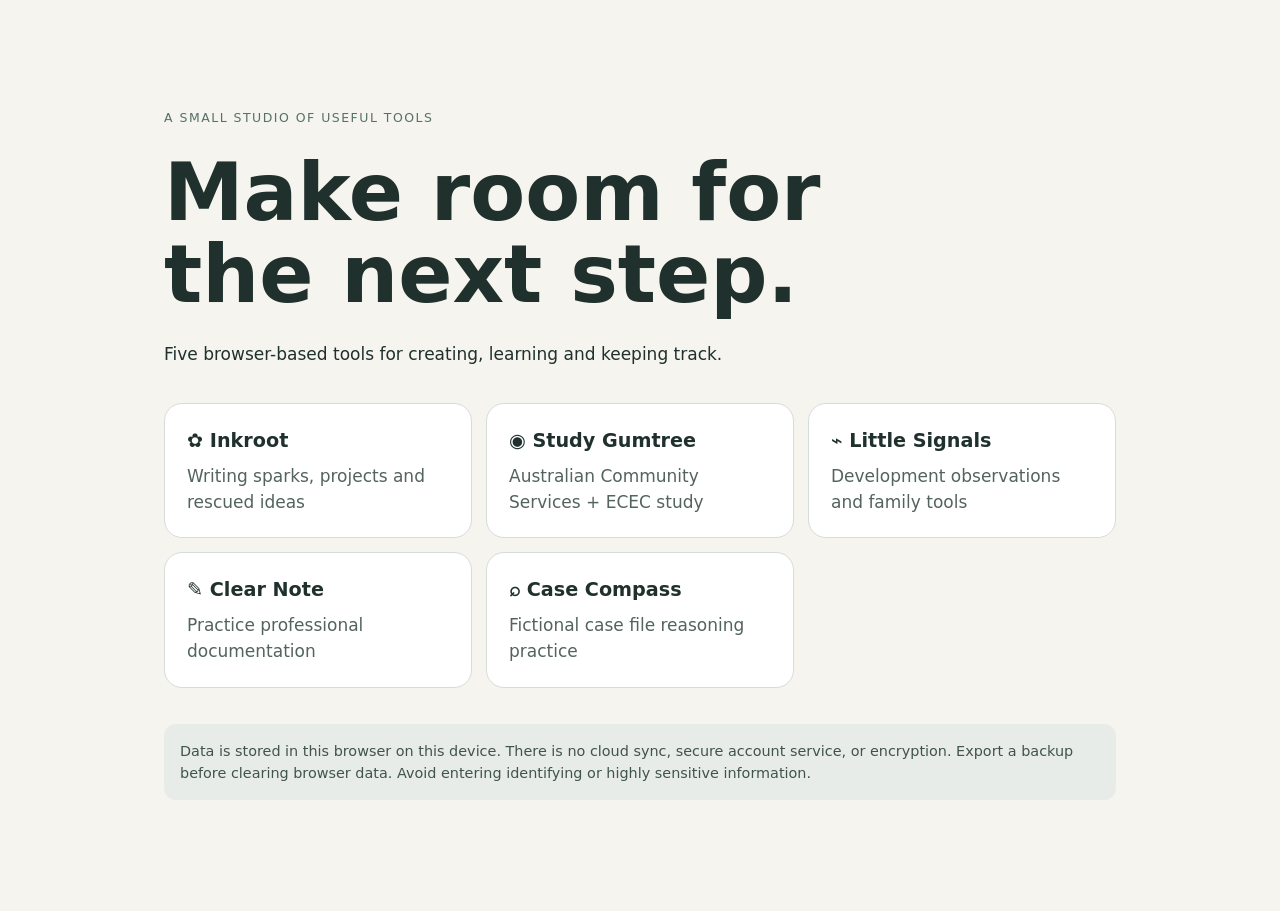
<file: index.html>
<!doctype html><html lang="en-AU"><meta charset="utf-8"><meta name="viewport" content="width=device-width,initial-scale=1"><meta name="theme-color" content="#183c38"><title>Small Steps Studio</title><link rel="stylesheet" href="shared.css"><main class="hub"><p class="eyebrow">A small studio of useful tools</p><h1>Make room for the next step.</h1><p>Five browser-based tools for creating, learning and keeping track.</p><section class="cards"><a href="inkroot/"><b>✿ Inkroot</b><span>Writing sparks, projects and rescued ideas</span></a><a href="study-gumtree/"><b>◉ Study Gumtree</b><span>Australian Community Services + ECEC study</span></a><a href="little-signals/"><b>⌁ Little Signals</b><span>Development observations and family tools</span></a><a href="clear-note/"><b>✎ Clear Note</b><span>Practice professional documentation</span></a><a href="case-compass/"><b>⌕ Case Compass</b><span>Fictional case file reasoning practice</span></a></section><p class="privacy">Data is stored in this browser on this device. There is no cloud sync, secure account service, or encryption. Export a backup before clearing browser data. Avoid entering identifying or highly sensitive information.</p></main></html>
</file>
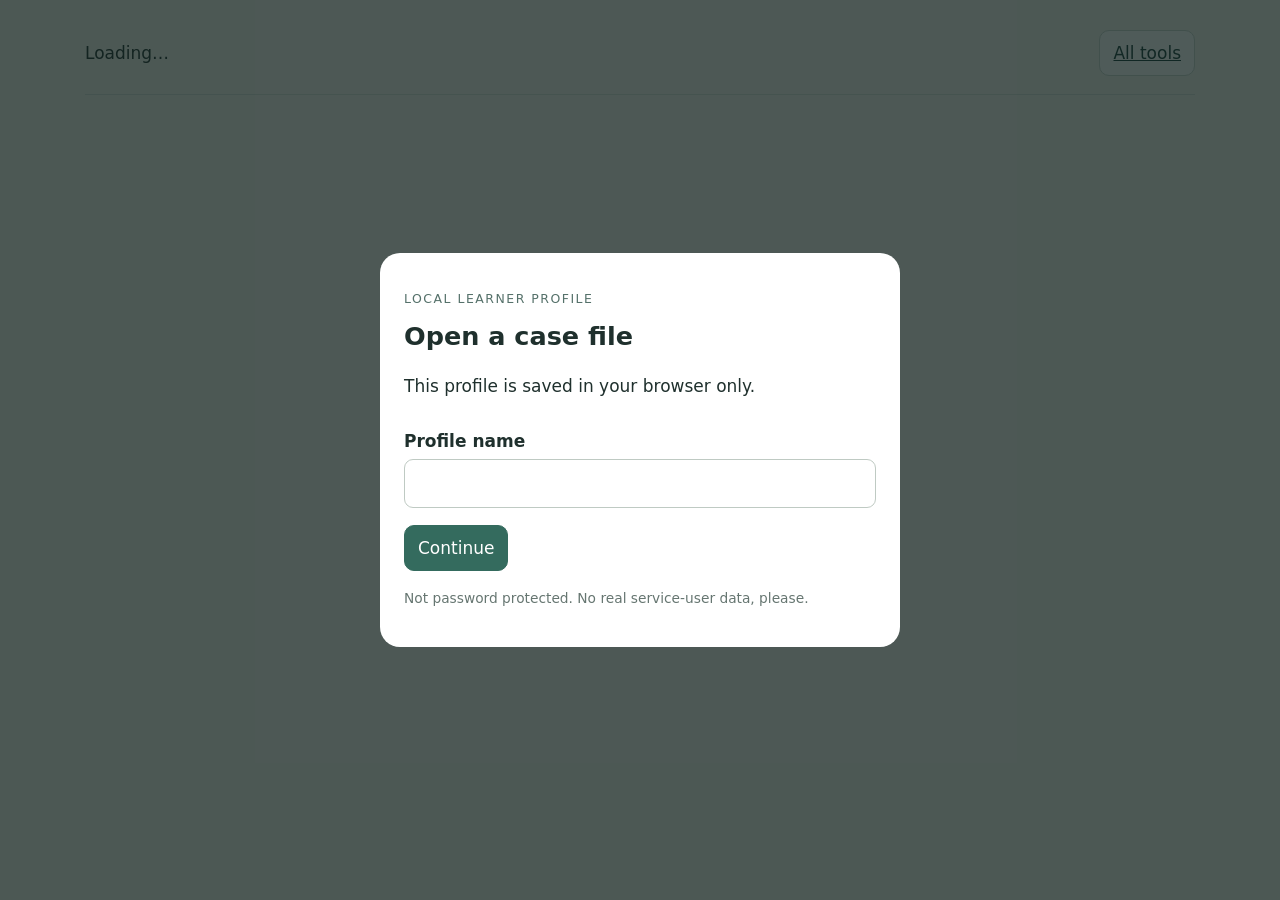
<file: case-compass/index.html>
<!doctype html><html lang="en-AU"><head><meta charset="utf-8"><meta name="viewport" content="width=device-width,initial-scale=1"><link rel="manifest" href="manifest.json"><link rel="stylesheet" href="../app.css"><title>Case Compass — Fictional case practice</title><script>window.APP={name:'Case Compass',tag:'Reason carefully, centre the person',icon:'⌕',color:'#a24f45',wash:'#f8e7e2',type:'case',tabs:['Home','Cases','Practice','Progress','Settings'],intro:'Work through fictional case files by separating what is known from assumptions, gaps and next questions.',notice:'Fictional training content only. The exercise does not determine risk or replace service procedures, supervision or timely escalation. Respect autonomy and trauma-informed practice.',formTitle:'Case file reflection',formHint:'There may be contradictions and missing details. Do not try to decide who is right.',fields:[{id:'topic',label:'Case notes / fictional file material',wide:true,area:true},{id:'details',label:'Difficulty',options:['Getting started','Steady','Stretch']}],saveLabel:'Review reflection and save',libraryIntro:'Fictional case practice and saved reflections.',caseText:'Fictional file: Sam requested a call after 3 pm. A message says “no answer” at 11 am. A referral says Sam prefers text. A handover reports a missed appointment but gives no date. A safety plan is noted as “to follow up”; no completion date appears.',pages:{Cases:'Files can include intake notes, messages, referrals, timelines, mismatched accounts, irrelevant detail and deliberate gaps. All people are fictional.',Practice:'Retry a file after reviewing which points came from the record and which were assumptions.',Progress:'Saved reflections help you review your practice. Immediate concern flags are prompts to follow workplace process, not risk ratings.'}};</script><script defer src="../app.js"></script></head><body><div class="layout"><header class="top"><a class="brand" id="brand" href="../">Loading…</a><div class="actions"><span id="who" class="muted"></span><a class="button" href="../">All tools</a></div></header><main id="app" hidden><div class="grid"><nav class="side" id="nav" aria-label="Main navigation"></nav><div><h2 id="title"></h2><div id="content"></div></div></div></main></div><div id="gate" class="modal"><section class="modalbox"><p class="tag">Local learner profile</p><h2>Open a case file</h2><p>This profile is saved in your browser only.</p><div class="inline" id="profile-list"></div><label for="profile-name">Profile name</label><input id="profile-name" autocomplete="nickname"><p><button id="make-profile" class="primary">Continue</button></p><p class="small muted">Not password protected. No real service-user data, please.</p></section></div></body></html>
</file>
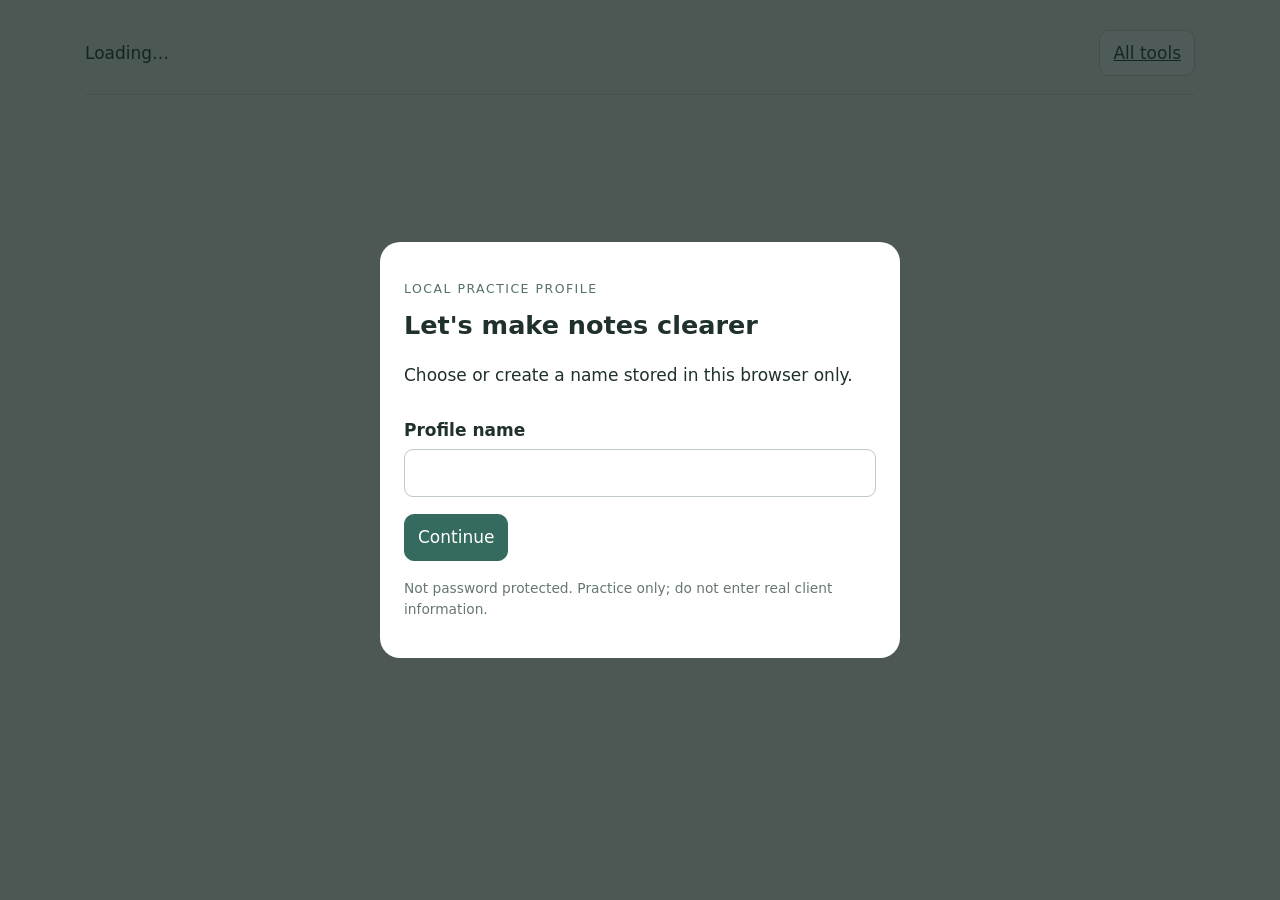
<file: clear-note/index.html>
<!doctype html><html lang="en-AU"><head><meta charset="utf-8"><meta name="viewport" content="width=device-width,initial-scale=1"><link rel="manifest" href="manifest.json"><link rel="stylesheet" href="../app.css"><title>Clear Note — Documentation practice</title><script>window.APP={name:'Clear Note',tag:'Practice, reflect, rewrite',icon:'✎',color:'#6d538e',wash:'#eee8f5',type:'document',tabs:['Home','Practice','Cases','Progress','Settings'],intro:'Build confidence writing clear, respectful professional documentation in fictional practice scenarios.',notice:'Fictional learning scenarios only. Feedback is a practice checklist, not supervision, policy or legal advice. Never paste real client or child information.',formTitle:'Rewrite a practice case note',formHint:'Use neutral, observable language. Include a direct quote only when supplied by the scenario.',fields:[{id:'topic',label:'Your draft response',wide:true,area:true},{id:'details',label:'Mode',options:['ECEC observation','Incident note','Community Services case note','Client disclosure','Handover / referral']}],saveLabel:'Review and save attempt',libraryIntro:'Choose a fictional scenario or review saved attempts.',caseText:'An educator sees Arlo holding his ears during a noisy group activity. He steps to the doorway. The educator asks whether he wants the quieter reading corner. Arlo nods. No injury is observed.',pages:{Practice:'Try the same scene again. Compare attempts and look for facts, attribution, missing context and tone.',Cases:'Practice modes include ECEC observation, incident, community services note, disclosure and handover. Scenarios use fictional names.',Progress:'Review saved attempts to notice patterns. Feedback is a starter checklist and may miss context.'}};</script><script defer src="../app.js"></script></head><body><div class="layout"><header class="top"><a class="brand" id="brand" href="../">Loading…</a><div class="actions"><span id="who" class="muted"></span><a class="button" href="../">All tools</a></div></header><main id="app" hidden><div class="grid"><nav class="side" id="nav" aria-label="Main navigation"></nav><div><h2 id="title"></h2><div id="content"></div></div></div></main></div><div id="gate" class="modal"><section class="modalbox"><p class="tag">Local practice profile</p><h2>Let's make notes clearer</h2><p>Choose or create a name stored in this browser only.</p><div class="inline" id="profile-list"></div><label for="profile-name">Profile name</label><input id="profile-name" autocomplete="nickname"><p><button id="make-profile" class="primary">Continue</button></p><p class="small muted">Not password protected. Practice only; do not enter real client information.</p></section></div></body></html>
</file>
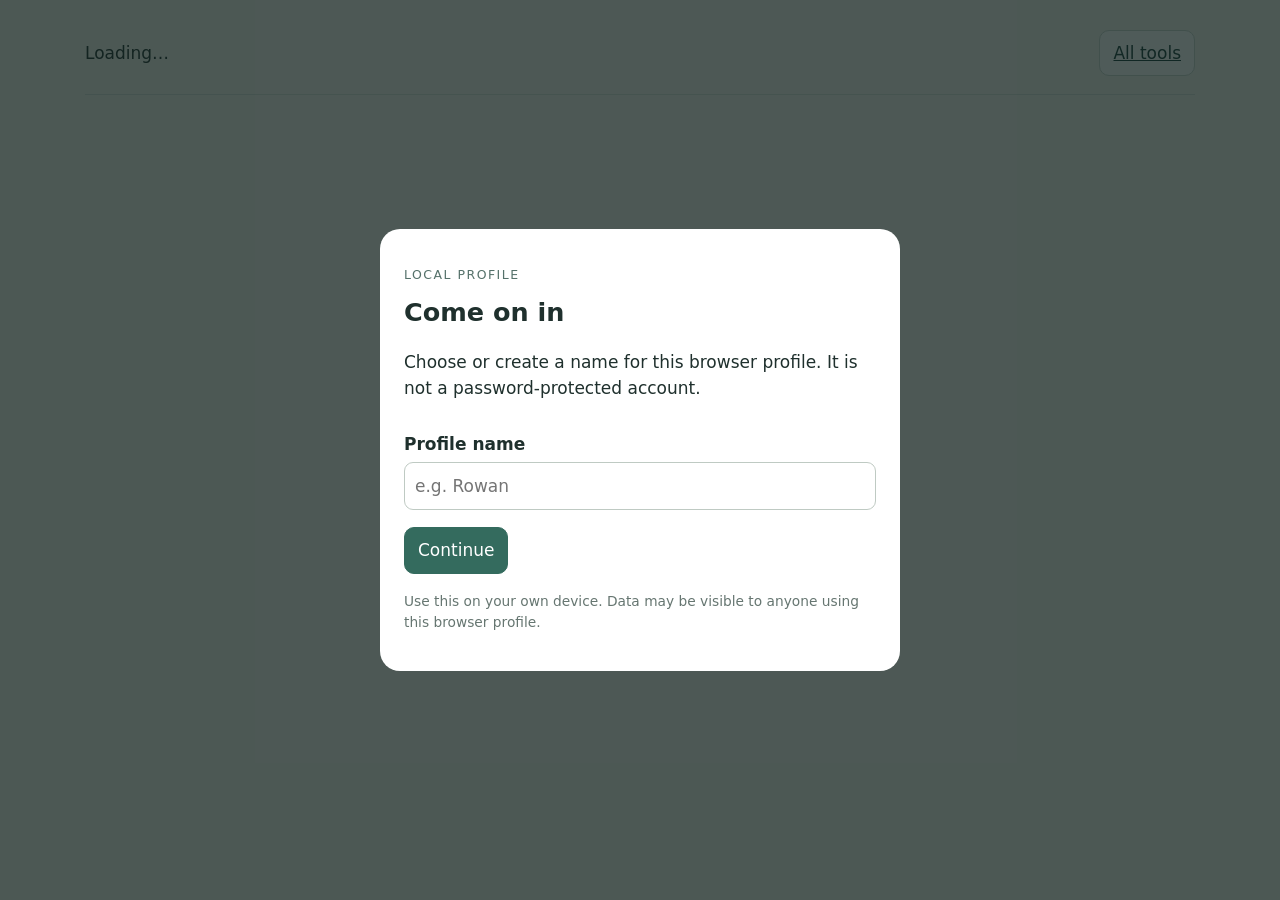
<file: inkroot/index.html>
<!doctype html><html lang="en-AU"><head><meta charset="utf-8"><meta name="viewport" content="width=device-width,initial-scale=1"><meta name="theme-color" content="#346b5e"><link rel="manifest" href="manifest.json"><link rel="stylesheet" href="../app.css"><title>Inkroot — Writing garden</title><script>window.APP={name:'Inkroot',tag:'A writing garden',icon:'✿',color:'#346b5e',wash:'#e5f0e9',type:'write',tabs:['Home','Create','Projects','Ideas','Library','Settings'],intro:'Shape a spark into a branch, prompt or project. Save fragments you may want to return to.',notice:'Local browser storage only. No AI service is connected: prompt directions are generated from your own text and built-in writing cues.',formTitle:'Metaphor forge + creative rage prompts',formHint:'Add what you know; prompts will echo those details. Try an image or emotion as the topic.',fields:[{id:'topic',label:'Topic, event or starting concept'},{id:'mood',label:'Emotion, tone or genre'},{id:'details',label:'Known details / sensory anchors',wide:true,area:true}],saveLabel:'Generate and save prompt',libraryIntro:'Projects, prompts and rescued ideas saved on this device.',pages:{Ideas:'Your idea graveyard: keep a fragment here until it is ready to be resurrected into a project.',Library:'Search saved lines, hooks, titles, metaphors and fragments. Each prompt is editable by saving a revised version.',Projects:'Create a named writing project and hold onto its starting spark.'}};</script><script defer src="../app.js"></script></head><body><div class="layout"><header class="top"><a class="brand" id="brand" href="../">Loading…</a><div class="actions"><span id="who" class="muted"></span><a class="button" href="../">All tools</a></div></header><main id="app" hidden><div class="grid"><nav class="side" id="nav" aria-label="Main navigation"></nav><div><h2 id="title"></h2><div id="content"></div></div></div></main></div><div id="gate" class="modal"><section class="modalbox"><p class="tag">Local profile</p><h2>Come on in</h2><p>Choose or create a name for this browser profile. It is not a password-protected account.</p><div class="inline" id="profile-list"></div><label for="profile-name">Profile name</label><input id="profile-name" autocomplete="nickname" placeholder="e.g. Rowan"><p><button id="make-profile" class="primary">Continue</button></p><p class="small muted">Use this on your own device. Data may be visible to anyone using this browser profile.</p></section></div></body></html>
</file>
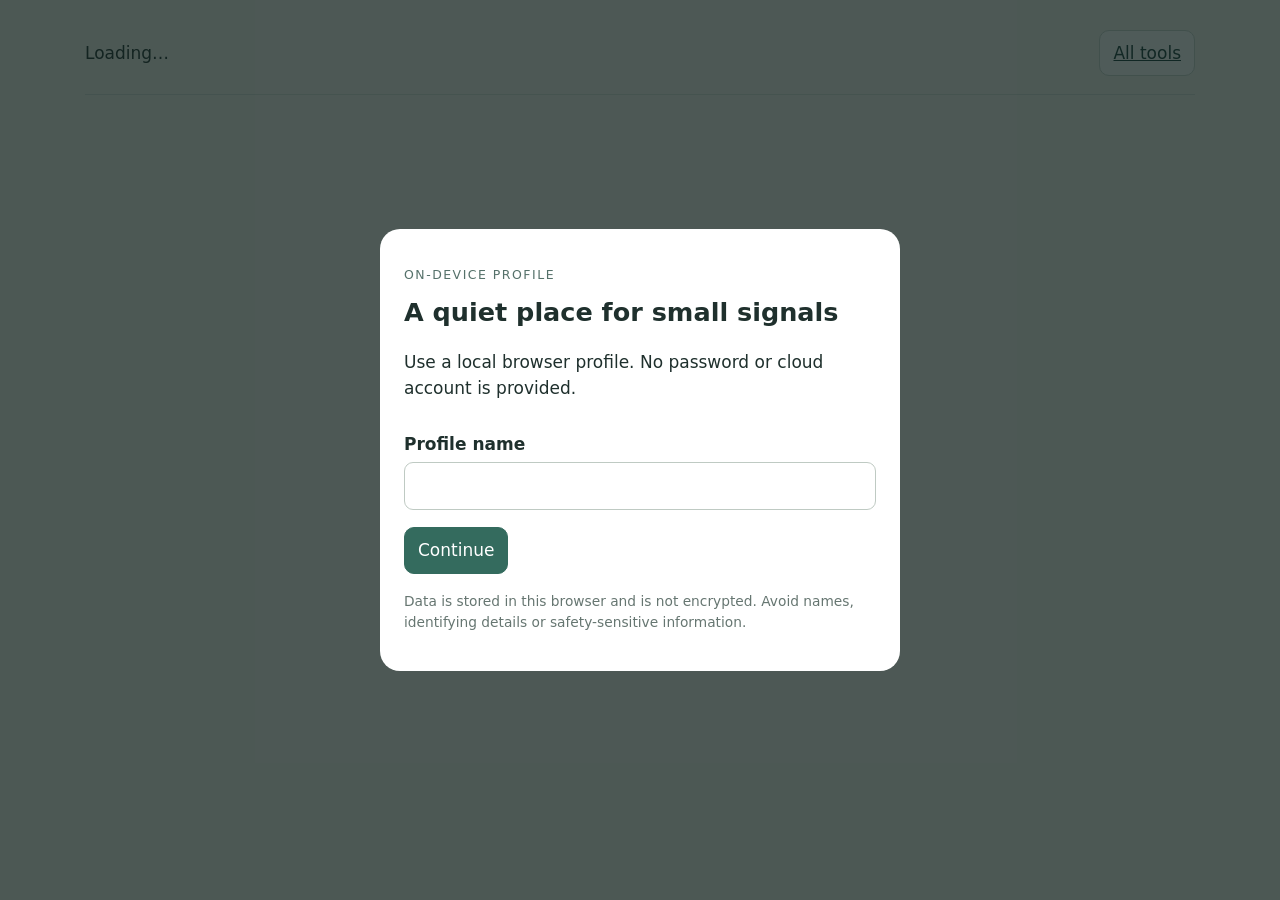
<file: little-signals/index.html>
<!doctype html><html lang="en-AU"><head><meta charset="utf-8"><meta name="viewport" content="width=device-width,initial-scale=1"><link rel="manifest" href="manifest.json"><link rel="stylesheet" href="../app.css"><title>Little Signals — Family notes</title><script>window.APP={name:'Little Signals',tag:'Family development notebook',icon:'⌁',color:'#39738a',wash:'#e1f0f3',type:'observe',tabs:['Home','Capture','Tracker','Timeline','Goals','Posters','Settings'],intro:'A gentle place to record your own observations, prepare for appointments and keep family information together on your device.',notice:'Parent-entered notes are not clinician or professional evidence. No cloud sync or secure account service exists. Anyone with access to this browser profile may see stored information. Prefer fictional or non-identifying information.',formTitle:'Evidence Machine · quick capture',formHint:'Keep your exact original observation. Add only details you know; generated wording is a separate draft for your review.',fields:[{id:'topic',label:'Your exact original observation',wide:true,area:true},{id:'details',label:'Context you know (date, setting, what happened next)',wide:true,area:true}],saveLabel:'Create reviewable draft and save',libraryIntro:'Saved observations and family tracking notes.',entryLabel:'Word, sign, phrase, milestone or goal',pages:{Capture:'Capture parent-entered information. Draft wording must be checked and never turns into a clinical claim.',Tracker:'Track Words, Signs and Phrases separately. Note receptive/expressive, spontaneous/imitated/prompted and context in your own words.',Timeline:'Development timeline from your own dated entries; tracking reference only, not screening or diagnosis.',Goals:'Record family goals, supports and appointment questions. Keep professional evidence clearly separate.',Posters:'Draft a simple local poster from information you choose to enter. Print from your browser; check the page before sharing.'}};</script><script defer src="../app.js"></script></head><body><div class="layout"><header class="top"><a class="brand" id="brand" href="../">Loading…</a><div class="actions"><span id="who" class="muted"></span><a class="button" href="../">All tools</a></div></header><main id="app" hidden><div class="grid"><nav class="side" id="nav" aria-label="Main navigation"></nav><div><h2 id="title"></h2><div id="content"></div></div></div></main></div><div id="gate" class="modal"><section class="modalbox"><p class="tag">On-device profile</p><h2>A quiet place for small signals</h2><p>Use a local browser profile. No password or cloud account is provided.</p><div class="inline" id="profile-list"></div><label for="profile-name">Profile name</label><input id="profile-name" autocomplete="nickname"><p><button id="make-profile" class="primary">Continue</button></p><p class="small muted">Data is stored in this browser and is not encrypted. Avoid names, identifying details or safety-sensitive information.</p></section></div></body></html>
</file>
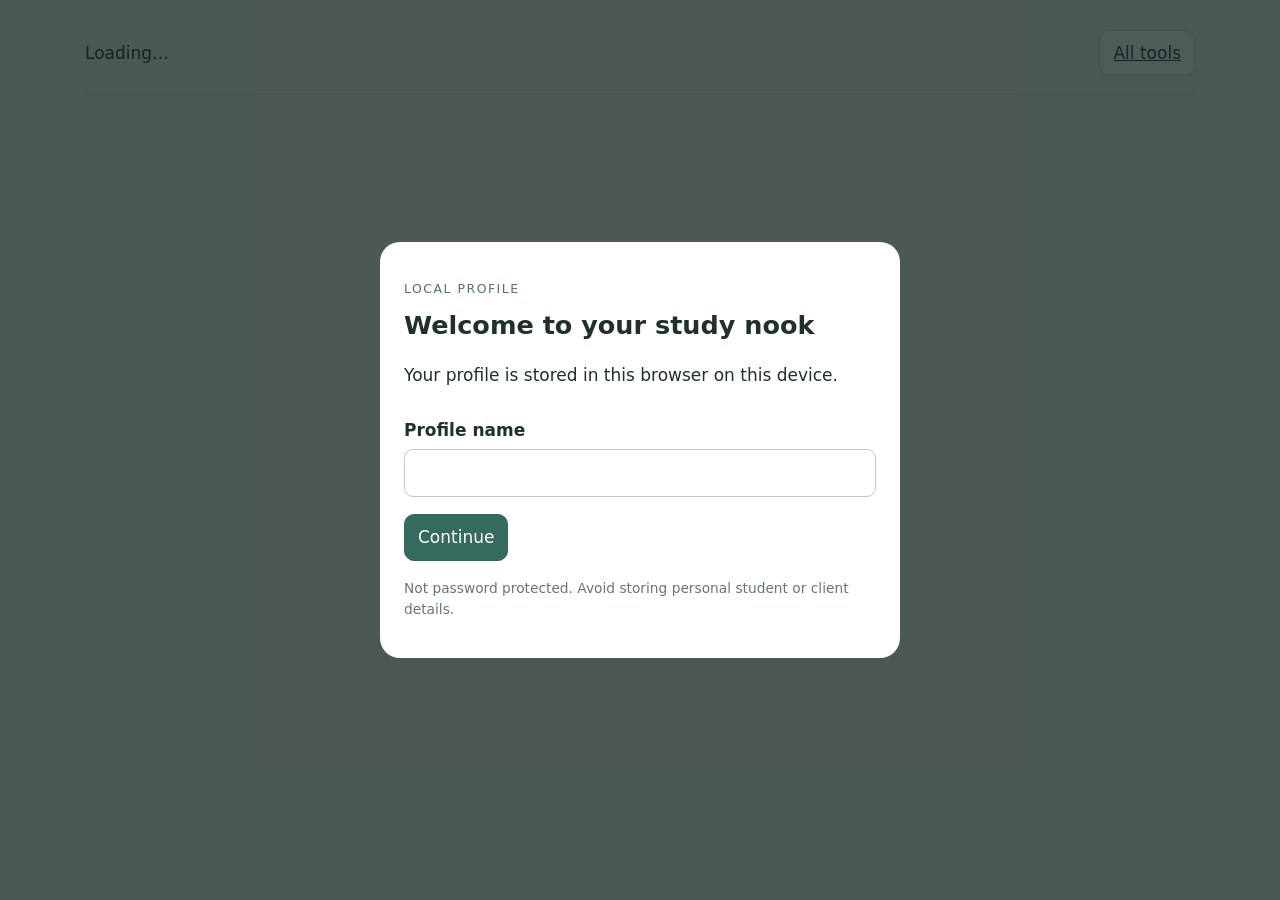
<file: study-gumtree/index.html>
<!doctype html><html lang="en-AU"><head><meta charset="utf-8"><meta name="viewport" content="width=device-width,initial-scale=1"><link rel="manifest" href="manifest.json"><link rel="stylesheet" href="../app.css"><title>Study Gumtree — Australian study hub</title><script>window.APP={name:'Study Gumtree',tag:'Community Services + ECEC',icon:'◉',color:'#8a5a20',wash:'#f6ead6',type:'study',tabs:['Home','Question autopsy','Practice','Tracker','Library','Progress','Settings'],intro:'A practical study space for Australian Community Services and early childhood education and care learners.',notice:'This is a study aid, not legal advice. Verify current laws, regulations, NQS/NQF material and assessment requirements with official and course sources. No citations are generated.',formTitle:'Assessment question autopsy',formHint:'Paste a question, then use the prompts to plan your own answer.',fields:[{id:'topic',label:'Assessment question',wide:true,area:true},{id:'details',label:'What do you already know?',wide:true,area:true},{id:'mood',label:'Unit or topic'}],saveLabel:'Break down and save study plan',libraryIntro:'Saved study plans and practice notes.',entryLabel:'Unit, task or resource',pages:{Tracker:'Track units, assessments, deadlines and progress in a lightweight saved list.',Library:'Store your own notes, glossary entries and links. Confirm legal material with official sources.',Practice:'Guided builder: begin with your knowledge, then identify usable, missing and uncertain points. No ready-made answer is supplied.',Progress:'Your progress summary is based on items you save in this browser.', 'Question autopsy':'Identify the action verb, quantity, topic and context, then plan evidence and examples.'}};</script><script defer src="../app.js"></script></head><body><div class="layout"><header class="top"><a class="brand" id="brand" href="../">Loading…</a><div class="actions"><span id="who" class="muted"></span><a class="button" href="../">All tools</a></div></header><main id="app" hidden><div class="grid"><nav class="side" id="nav" aria-label="Main navigation"></nav><div><h2 id="title"></h2><div id="content"></div></div></div></main></div><div id="gate" class="modal"><section class="modalbox"><p class="tag">Local profile</p><h2>Welcome to your study nook</h2><p>Your profile is stored in this browser on this device.</p><div class="inline" id="profile-list"></div><label for="profile-name">Profile name</label><input id="profile-name" autocomplete="nickname"><p><button id="make-profile" class="primary">Continue</button></p><p class="small muted">Not password protected. Avoid storing personal student or client details.</p></section></div></body></html>
</file>
<file: shared.css>
*{box-sizing:border-box}body{margin:0;background:#f5f4ef;color:#1f302d;font:17px/1.55 system-ui,-apple-system,"Segoe UI",sans-serif}a{color:inherit}.hub{max-width:1000px;margin:8vh auto;padding:24px}.eyebrow,.tag{font-size:.78rem;letter-spacing:.12em;text-transform:uppercase;color:#55716a}.hub h1{font-size:clamp(2.5rem,7vw,5rem);line-height:1.03;max-width:720px;margin:.3em 0}.cards{display:grid;grid-template-columns:repeat(auto-fit,minmax(240px,1fr));gap:14px;margin:36px 0}.cards a{padding:22px;border:1px solid #d5ddd8;border-radius:18px;background:#fff;text-decoration:none;display:grid;gap:7px;transition:transform .18s}.cards a:hover{transform:translateY(-3px)}.cards b{font-size:1.2rem}.cards span{color:#53635f}.privacy{padding:16px;border-radius:12px;background:#e8ece8;color:#40534e;font-size:.9rem}@media(prefers-reduced-motion:reduce){*{scroll-behavior:auto!important;transition:none!important}}
</file>
<file: app.css>
@import url('shared.css');:root{--accent:#346b5e;--wash:#e5f0e9;--ink:#183c38}body{background:var(--bg,#f5f4ef)}.layout{max-width:1150px;margin:auto;padding:20px}.top{display:flex;align-items:center;justify-content:space-between;gap:12px;border-bottom:1px solid #d8dfd9;padding:10px 0 18px}.brand{display:flex;align-items:center;gap:12px;text-decoration:none}.logo{width:46px;height:46px;border-radius:16px;background:var(--accent);color:white;display:grid;place-items:center;font-size:24px}.brand h1{margin:0;font-size:1.3rem}.brand small{display:block;color:#64746f}.actions{display:flex;gap:8px;flex-wrap:wrap}.grid{display:grid;grid-template-columns:240px 1fr;gap:20px;margin-top:20px}.side,.panel{background:white;border:1px solid #dce2dc;border-radius:18px;padding:18px}.side{align-self:start}.side button{display:block;width:100%;text-align:left;border:0;background:transparent;padding:11px;border-radius:9px;color:inherit}.side button.active,.side button:hover{background:var(--wash)}button,.button{font:inherit;cursor:pointer;border-radius:10px;border:1px solid #cad5ce;background:white;color:var(--ink);padding:9px 13px}button.primary{background:var(--accent);border-color:var(--accent);color:white}button.danger{color:#9a3434}button:focus-visible,input:focus-visible,textarea:focus-visible,select:focus-visible,a:focus-visible{outline:3px solid #e9a83d;outline-offset:2px}input,textarea,select{display:block;width:100%;max-width:100%;font:inherit;padding:10px;border:1px solid #bfcac3;border-radius:9px;background:white;color:#1f302d}textarea{min-height:100px;resize:vertical}label{display:block;margin:12px 0 5px;font-weight:650}.formgrid{display:grid;grid-template-columns:repeat(2,minmax(0,1fr));gap:0 14px}.formgrid .wide{grid-column:1/-1}.row{padding:12px 0;border-bottom:1px solid #edf0ed}.row:last-child{border:0}.notice{border-left:4px solid var(--accent);background:var(--wash);padding:12px 14px;border-radius:0 10px 10px 0;margin:14px 0}.muted{color:#667671}.small{font-size:.86rem}.pill{display:inline-block;border-radius:99px;padding:3px 9px;background:var(--wash);font-size:.78rem}.empty{padding:30px;text-align:center;color:#667671}.inline{display:flex;gap:8px;align-items:center;flex-wrap:wrap}.inline input{flex:1}.modal{position:fixed;inset:0;background:#10201dbb;display:grid;place-items:center;padding:16px;z-index:4}.modalbox{background:white;border-radius:20px;padding:24px;width:min(520px,100%)}[hidden]{display:none!important}h2{line-height:1.2;margin-top:0}@media(max-width:720px){.grid{grid-template-columns:1fr}.side{display:flex;overflow:auto;gap:5px;padding:8px}.side button{white-space:nowrap;width:auto;padding:9px}.formgrid{grid-template-columns:1fr}.formgrid .wide{grid-column:auto}.top{align-items:flex-start}.layout{padding:12px}.actions button{padding:8px;font-size:.9rem}}
</file>
